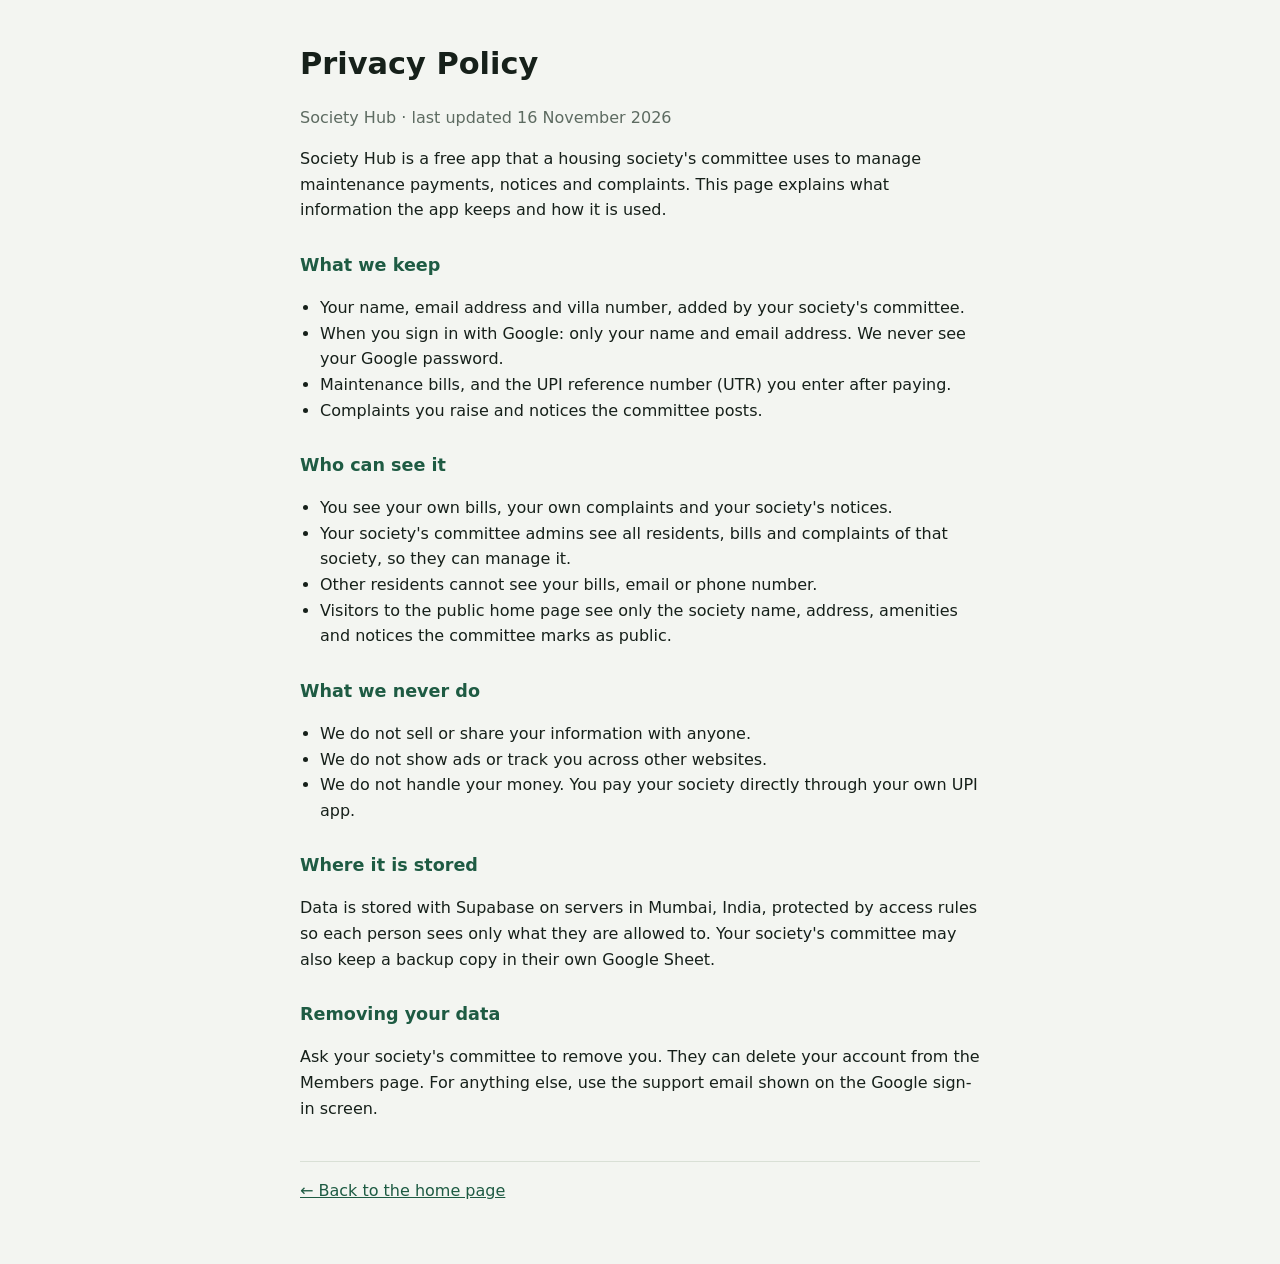
<file: privacy.html>
<!doctype html>
<html lang="en">
<head>
<meta charset="utf-8">
<meta name="viewport" content="width=device-width, initial-scale=1">
<title>Privacy Policy · Society Hub</title>
<link rel="icon" href="icon.svg" type="image/svg+xml">
<style>
  :root{--bg:#F3F5F1;--ink:#16201A;--muted:#5D6B61;--green:#1E5B43;--line:#D9E0D6}
  @media (prefers-color-scheme:dark){:root{--bg:#101612;--ink:#E7EEE9;--muted:#9AAAA0;--green:#5DBB8E;--line:#2C3930;color-scheme:dark}}
  body{margin:0;background:var(--bg);color:var(--ink);font:16px/1.6 system-ui,-apple-system,"Segoe UI",sans-serif}
  main{max-width:680px;margin:0 auto;padding:40px 18px 60px}
  h1{font-size:1.9rem;margin:0 0 4px} h2{font-size:1.1rem;margin:28px 0 6px;color:var(--green)}
  p,li{color:var(--ink)} .muted{color:var(--muted)} a{color:var(--green)}
  ul{padding-left:20px} footer{margin-top:40px;padding-top:16px;border-top:1px solid var(--line)}
</style>
</head>
<body>
<main>
  <h1>Privacy Policy</h1>
  <p class="muted">Society Hub · last updated 16 November 2026</p>

  <p>Society Hub is a free app that a housing society's committee uses to manage maintenance payments, notices and complaints. This page explains what information the app keeps and how it is used.</p>

  <h2>What we keep</h2>
  <ul>
    <li>Your name, email address and villa number, added by your society's committee.</li>
    <li>When you sign in with Google: only your name and email address. We never see your Google password.</li>
    <li>Maintenance bills, and the UPI reference number (UTR) you enter after paying.</li>
    <li>Complaints you raise and notices the committee posts.</li>
  </ul>

  <h2>Who can see it</h2>
  <ul>
    <li>You see your own bills, your own complaints and your society's notices.</li>
    <li>Your society's committee admins see all residents, bills and complaints of that society, so they can manage it.</li>
    <li>Other residents cannot see your bills, email or phone number.</li>
    <li>Visitors to the public home page see only the society name, address, amenities and notices the committee marks as public.</li>
  </ul>

  <h2>What we never do</h2>
  <ul>
    <li>We do not sell or share your information with anyone.</li>
    <li>We do not show ads or track you across other websites.</li>
    <li>We do not handle your money. You pay your society directly through your own UPI app.</li>
  </ul>

  <h2>Where it is stored</h2>
  <p>Data is stored with Supabase on servers in Mumbai, India, protected by access rules so each person sees only what they are allowed to. Your society's committee may also keep a backup copy in their own Google Sheet.</p>

  <h2>Removing your data</h2>
  <p>Ask your society's committee to remove you. They can delete your account from the Members page. For anything else, use the support email shown on the Google sign-in screen.</p>

  <footer><a href="./">← Back to the home page</a></footer>
</main>
</body>
</html>
</file>
